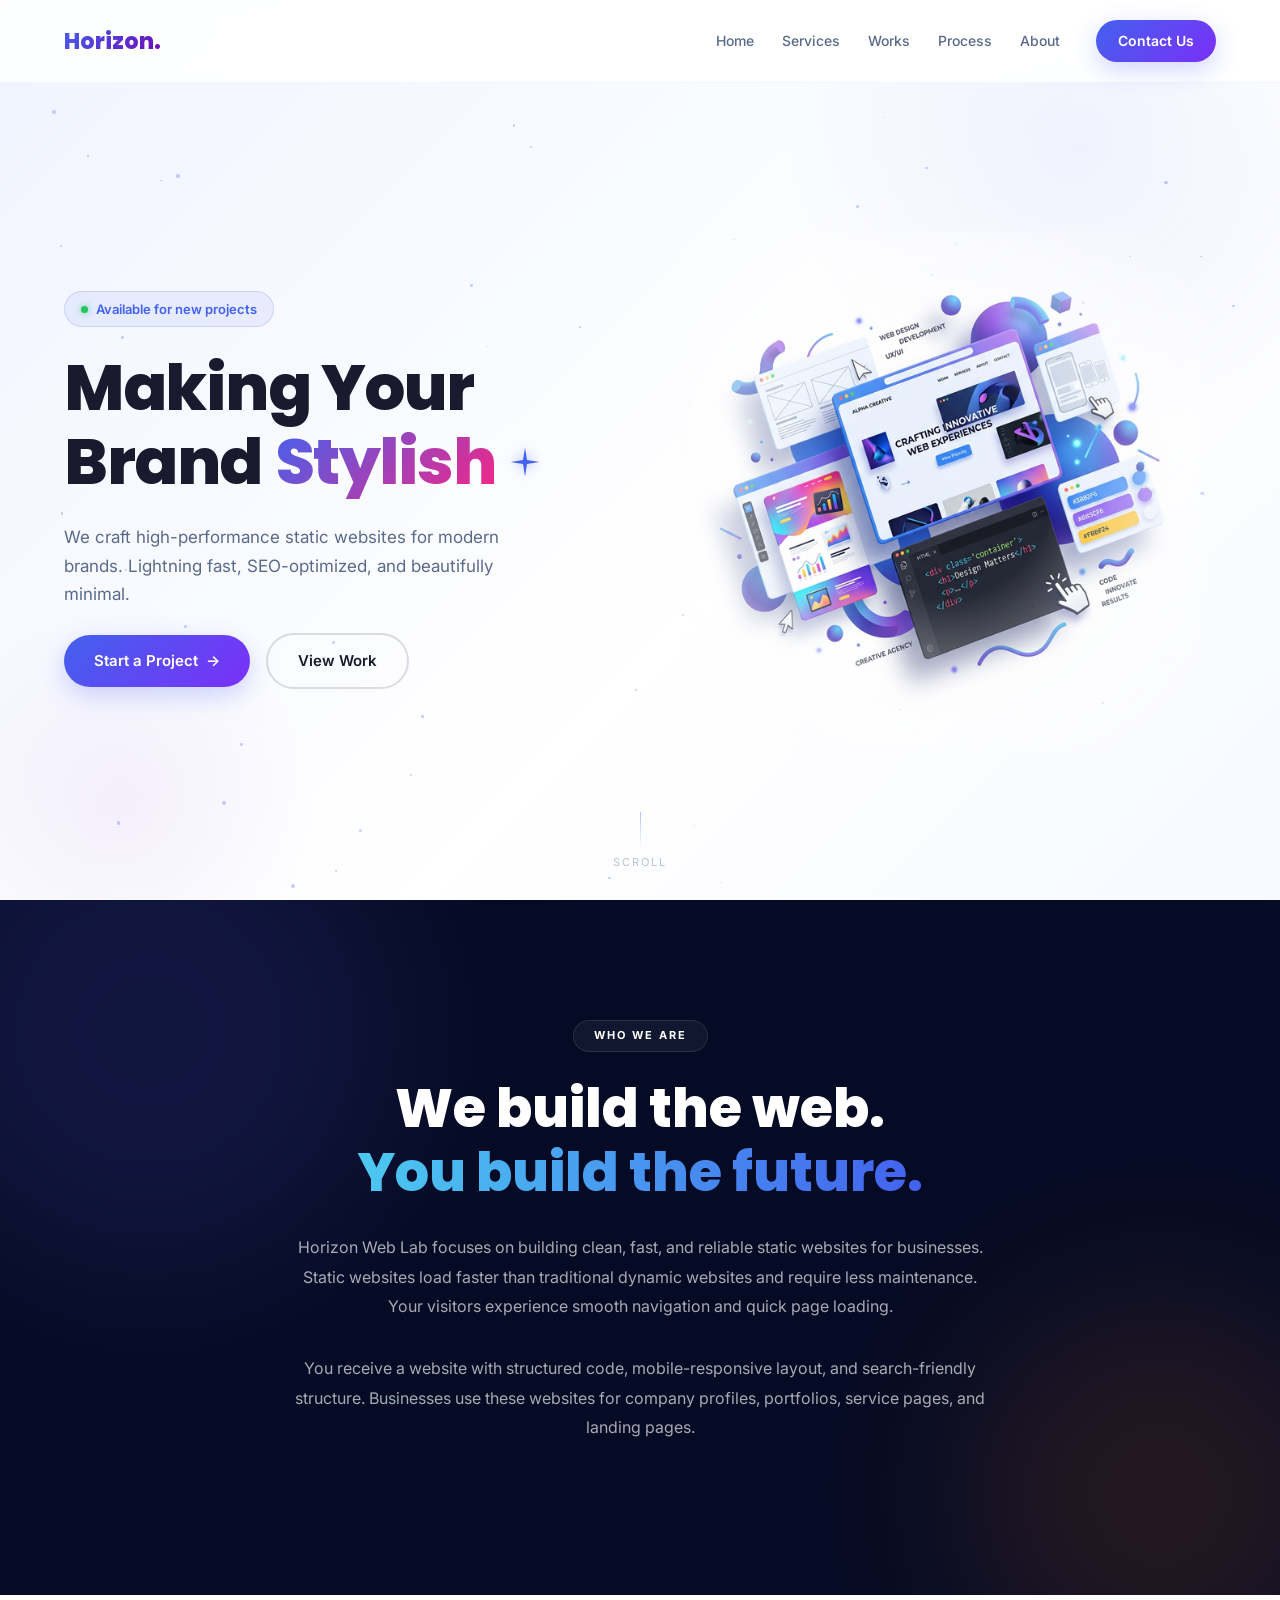
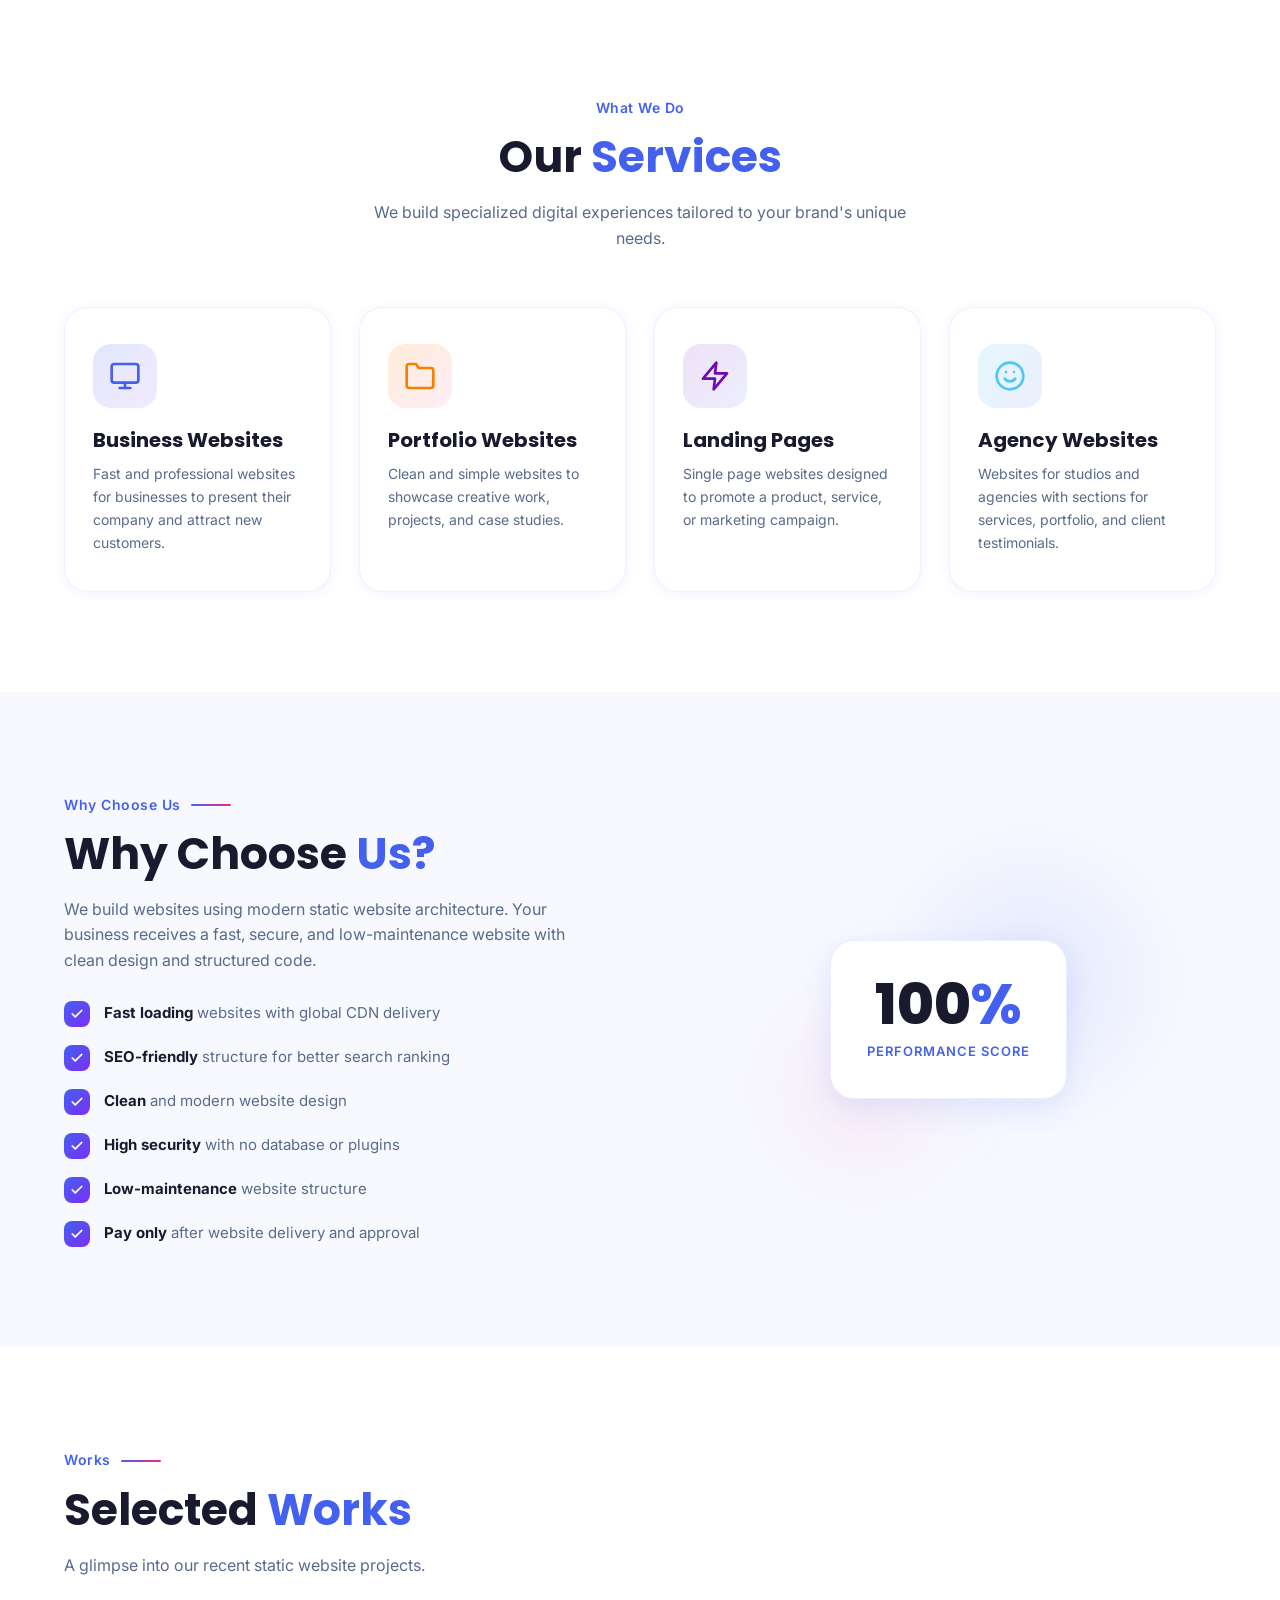
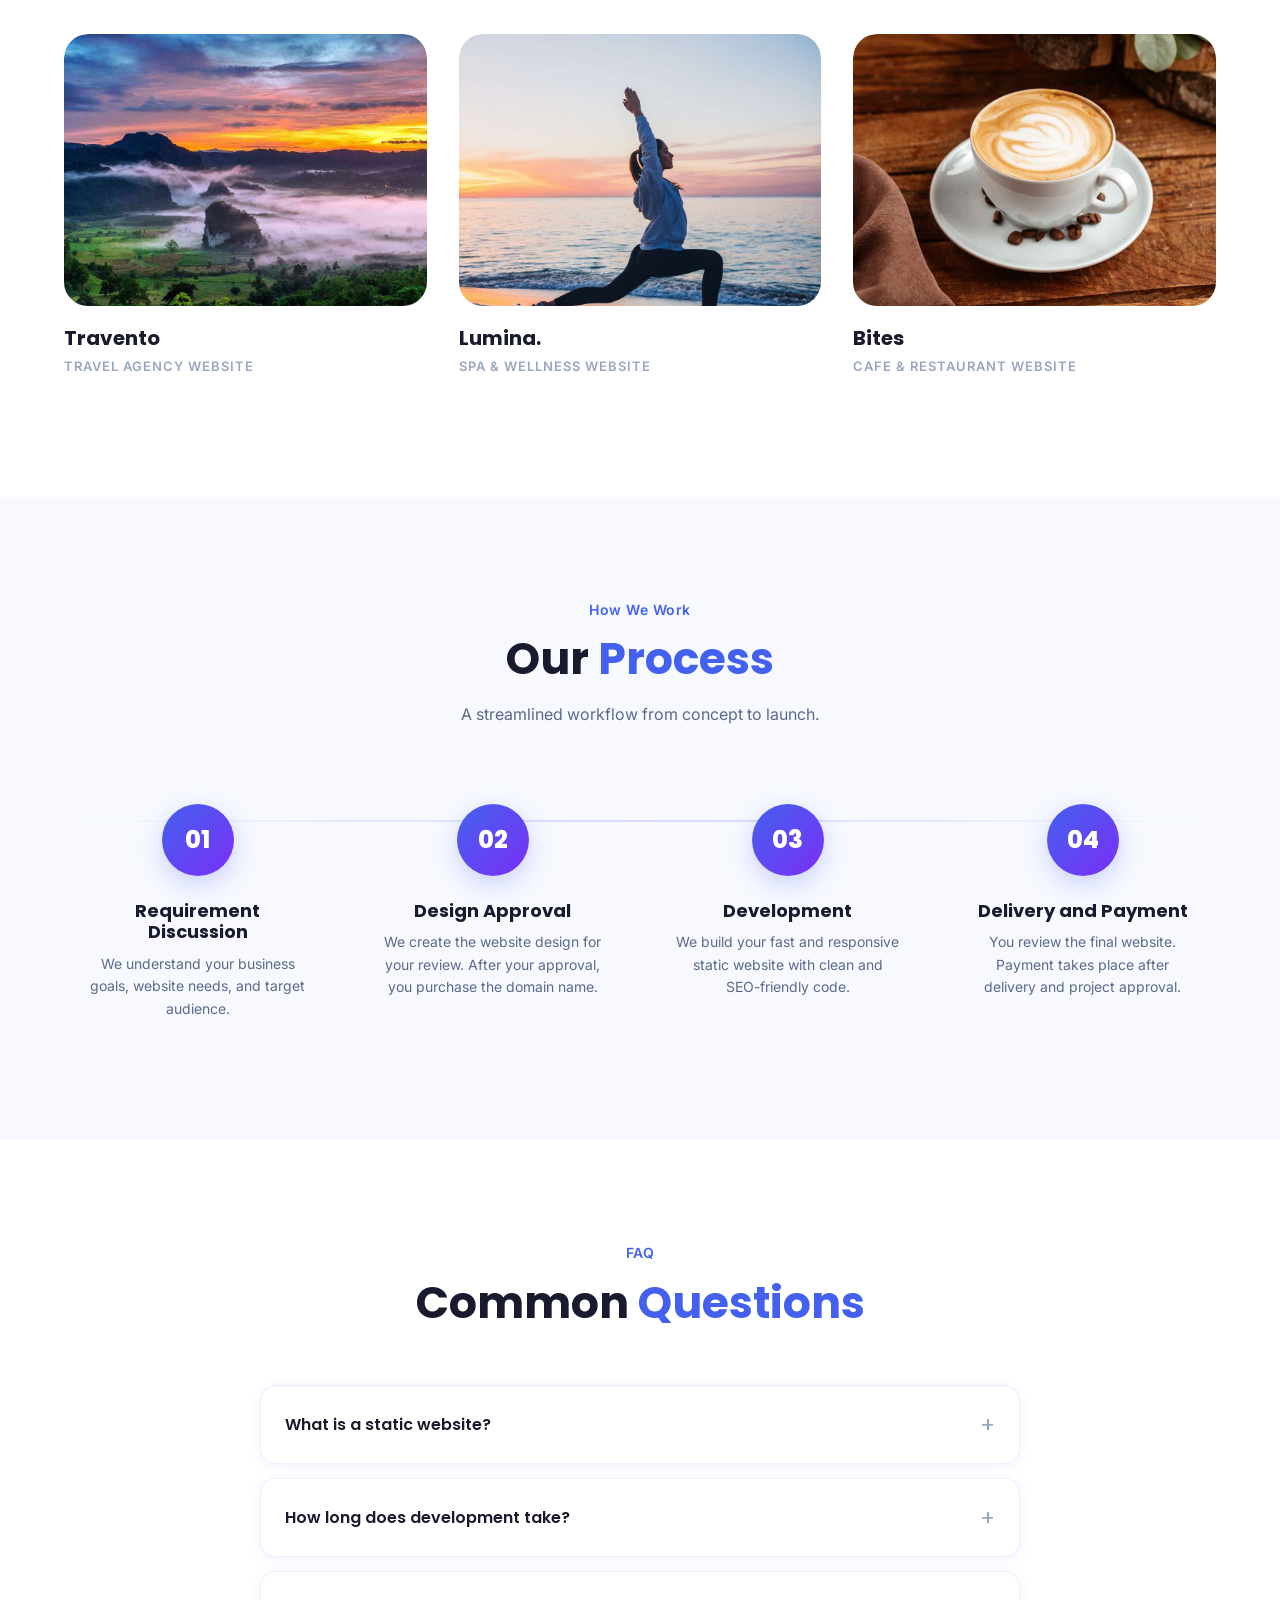
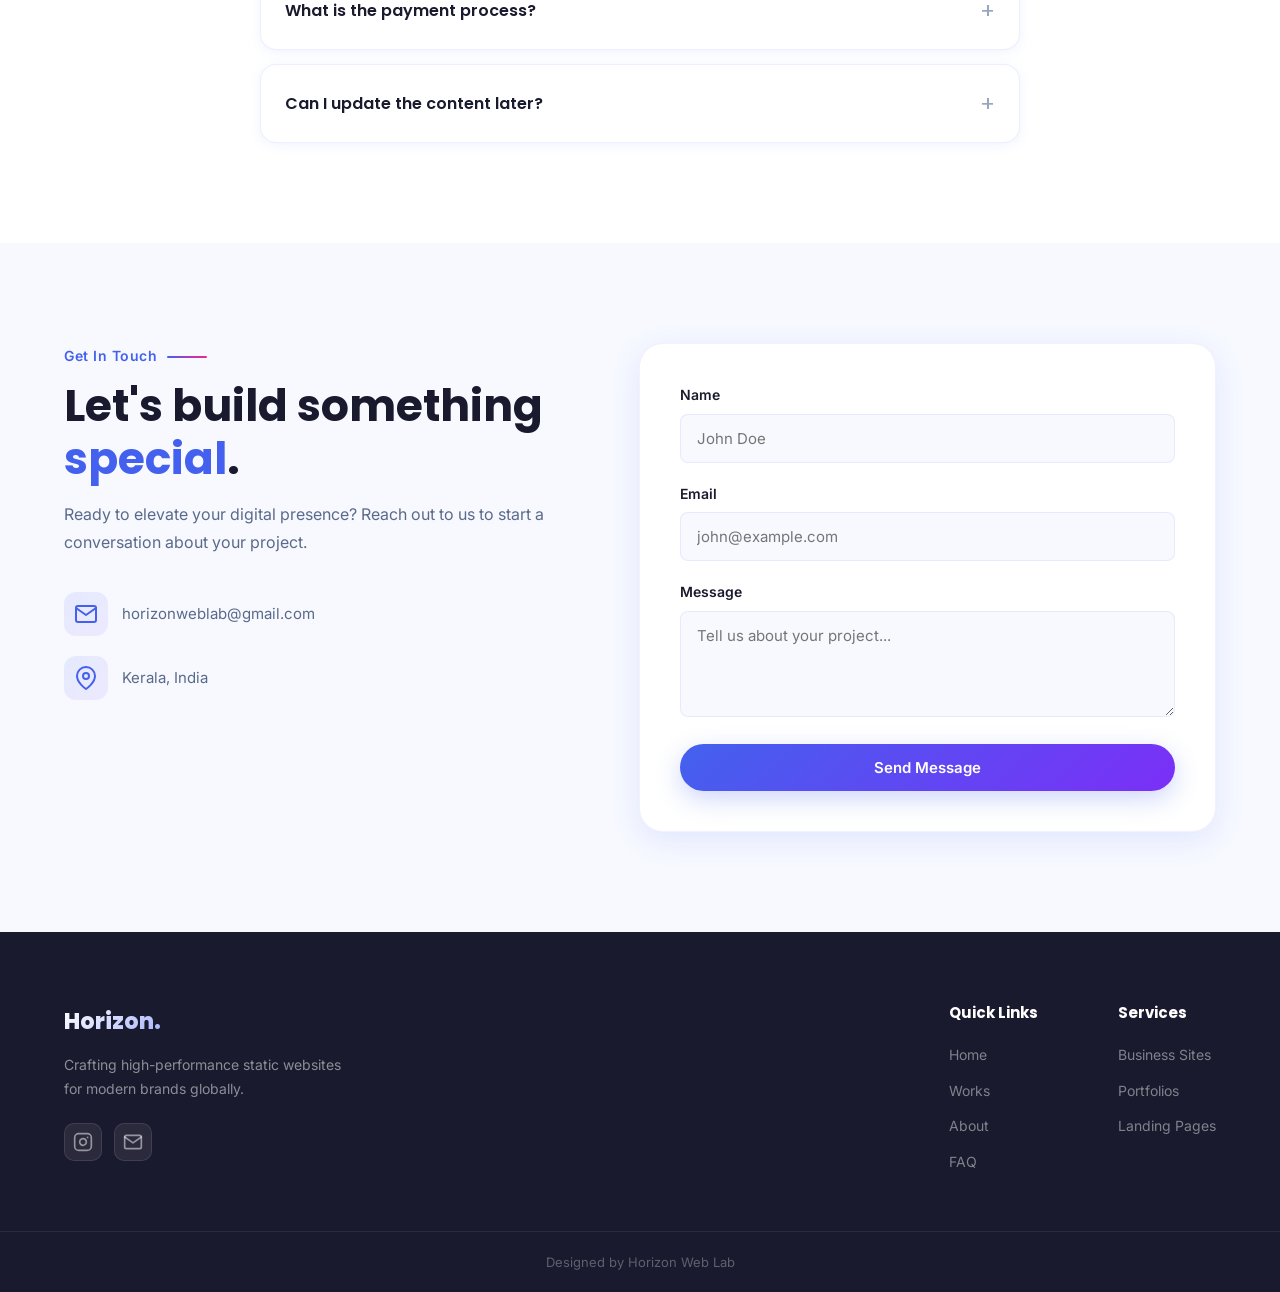
<file: index.html>
﻿<!DOCTYPE html>
<html lang="en">

<head>
    <meta charset="UTF-8">
    <meta name="viewport" content="width=device-width, initial-scale=1.0">
    <title>Horizon Web Lab | Static websites for modern brands</title>
    <meta name="description"
        content="Horizon Web Lab builds fast, SEO-friendly, clean and professional static websites for modern brands.">

    <!-- Google Fonts: Poppins (Headings) and Inter (Body) -->
    <link rel="preconnect" href="https://fonts.googleapis.com">
    <link rel="preconnect" href="https://fonts.gstatic.com" crossorigin>
    <link
        href="https://fonts.googleapis.com/css2?family=Inter:wght@400;500;600&family=Poppins:wght@500;600;700;800&display=swap"
        rel="stylesheet">

    <!-- Custom CSS -->
    <link rel="stylesheet" href="css/style.css">
</head>

<body>

    <!-- Header / Navbar -->
    <header class="header">
        <div class="container navbar">
            <a href="#" class="logo">Horizon.</a>
            <nav class="nav-menu">
                <ul class="nav-list">
                    <li><a href="#home" class="nav-link">Home</a></li>
                    <li><a href="#services" class="nav-link">Services</a></li>
                    <li><a href="#portfolio" class="nav-link">Works</a></li>
                    <li><a href="#process" class="nav-link">Process</a></li>
                    <li><a href="#about" class="nav-link">About</a></li>
                </ul>
                <a href="#contact" class="btn btn-primary nav-cta">Contact Us</a>
            </nav>
            <div class="menu-toggle" id="mobile-menu">
                <span class="bar"></span>
                <span class="bar"></span>
                <span class="bar"></span>
            </div>
        </div>
    </header>

    <main>
        <section id="home" class="hero">
            <div class="hero-particles" id="hero-particles"></div>

            <div class="container hero-container">
                <div class="hero-content">
                    <div class="hero-badge reveal reveal-up">
                        <span class="badge-dot"></span>
                        <span>Available for new projects</span>
                    </div>
                    <h1 class="hero-title reveal reveal-up delay-100">
                        Making Your
                        <span class="hero-title-line">
                            Brand
                            <span class="highlight-text">Stylish</span>
                            <svg class="title-sparkle" viewBox="0 0 40 40" fill="none"
                                xmlns="http://www.w3.org/2000/svg">
                                <path d="M20 2L22.5 17.5L38 20L22.5 22.5L20 38L17.5 22.5L2 20L17.5 17.5L20 2Z"
                                    fill="#4361ee" />
                            </svg>
                        </span>
                    </h1>
                    <p class="hero-subtitle reveal reveal-up delay-200">We craft high-performance static websites for
                        modern brands. Lightning
                        fast, SEO-optimized, and beautifully minimal.</p>
                    <div class="hero-cta-group reveal reveal-up delay-300">
                        <a href="#contact" class="btn btn-primary">Start a Project <span class="arrow">&rarr;</span></a>
                        <a href="#portfolio" class="btn btn-ghost">View Work</a>
                    </div>
                </div>


                <div class="hero-visual">
                    <div class="hero-image-wrapper">
                        <img src="assets/images/hero_blend.png" alt="Horizon Web Lab 3D Concept" class="hero-image">
                    </div>
                </div>

            </div>

            <div class="hero-scroll-cue">
                <div class="scroll-line"></div>
                <span>Scroll</span>
            </div>
        </section>


        <section id="about" class="about reveal reveal-up">
            <div class="about-bg-shape shape-a"></div>
            <div class="about-bg-shape shape-b"></div>
            <div class="container about-inner">
                <div class="about-label">Who We Are</div>
                <h2 class="about-title">We build the web.<br><span>You build the future.</span></h2>
                <p class="about-body">Horizon Web Lab focuses on building clean, fast, and reliable static websites for
                    businesses. Static websites load faster than traditional dynamic websites and require less
                    maintenance. Your visitors experience smooth navigation and quick page loading.</p>
                <p class="about-body">You receive a website with structured code, mobile-responsive layout, and
                    search-friendly structure. Businesses use these websites for company profiles, portfolios, service
                    pages, and landing pages.</p>
            </div>
        </section>





        <section id="services" class="services section-padding">
            <div class="container">
                <div class="section-header text-center">
                    <div class="section-label no-line">What We Do</div>
                    <h2 class="section-title">Our <span class="highlight-text">Services</span></h2>
                    <p class="section-subtitle">We build specialized digital experiences tailored to your brand's unique
                        needs.</p>
                </div>

                <div class="services-grid">
                    <!-- Service 1 -->
                    <div class="service-card reveal reveal-up reveal-slow">
                        <div class="service-icon icon-blue">
                            <svg xmlns="http://www.w3.org/2000/svg" width="32" height="32" viewBox="0 0 24 24"
                                fill="none" stroke="currentColor" stroke-width="2" stroke-linecap="round"
                                stroke-linejoin="round">
                                <rect x="2" y="3" width="20" height="14" rx="2" ry="2"></rect>
                                <line x1="8" y1="21" x2="16" y2="21"></line>
                                <line x1="12" y1="17" x2="12" y2="21"></line>
                            </svg>
                        </div>
                        <h3 class="service-title">Business Websites</h3>
                        <p class="service-desc">Fast and professional websites for businesses to present their company
                            and attract new customers.</p>
                    </div>

                    <!-- Service 2 -->
                    <div class="service-card reveal reveal-up reveal-slow delay-100">
                        <div class="service-icon icon-orange">
                            <svg xmlns="http://www.w3.org/2000/svg" width="32" height="32" viewBox="0 0 24 24"
                                fill="none" stroke="currentColor" stroke-width="2" stroke-linecap="round"
                                stroke-linejoin="round">
                                <path d="M22 19a2 2 0 0 1-2 2H4a2 2 0 0 1-2-2V5a2 2 0 0 1 2-2h5l2 3h9a2 2 0 0 1 2 2z">
                                </path>
                            </svg>
                        </div>
                        <h3 class="service-title">Portfolio Websites</h3>
                        <p class="service-desc">Clean and simple websites to showcase creative work, projects, and case
                            studies.</p>
                    </div>

                    <!-- Service 3 -->
                    <div class="service-card reveal reveal-up reveal-slow delay-200">
                        <div class="service-icon icon-purple">
                            <svg xmlns="http://www.w3.org/2000/svg" width="32" height="32" viewBox="0 0 24 24"
                                fill="none" stroke="currentColor" stroke-width="2" stroke-linecap="round"
                                stroke-linejoin="round">
                                <polygon points="13 2 3 14 12 14 11 22 21 10 12 10 13 2"></polygon>
                            </svg>
                        </div>
                        <h3 class="service-title">Landing Pages</h3>
                        <p class="service-desc">Single page websites designed to promote a product, service, or
                            marketing campaign.</p>
                    </div>

                    <!-- Service 4 -->
                    <div class="service-card reveal reveal-up reveal-slow delay-300">
                        <div class="service-icon icon-teal">
                            <svg xmlns="http://www.w3.org/2000/svg" width="32" height="32" viewBox="0 0 24 24"
                                fill="none" stroke="currentColor" stroke-width="2" stroke-linecap="round"
                                stroke-linejoin="round">
                                <circle cx="12" cy="12" r="10"></circle>
                                <path d="M8 14s1.5 2 4 2 4-2 4-2"></path>
                                <line x1="9" y1="9" x2="9.01" y2="9"></line>
                                <line x1="15" y1="9" x2="15.01" y2="9"></line>
                            </svg>
                        </div>
                        <h3 class="service-title">Agency Websites</h3>
                        <p class="service-desc">Websites for studios and agencies with sections for services, portfolio,
                            and client testimonials.</p>
                    </div>
                </div>
            </div>
        </section>


        <section id="why-us" class="why-us section-padding bg-alt">
            <div class="container why-us-container">
                <div class="why-us-content reveal reveal-left">
                    <div class="section-label">Why Choose Us</div>
                    <h2 class="section-title">Why Choose <span class="highlight-text">Us?</span></h2>
                    <p class="section-subtitle text-left">We build websites using modern static website architecture.
                        Your business receives a fast, secure, and low-maintenance website with clean design and
                        structured code.</p>

                    <ul class="benefits-list">
                        <li class="benefit-item reveal reveal-up delay-100">
                            <div class="check-icon"><svg xmlns="http://www.w3.org/2000/svg" width="14" height="14"
                                    viewBox="0 0 24 24" fill="none" stroke="white" stroke-width="3"
                                    stroke-linecap="round" stroke-linejoin="round">
                                    <polyline points="20 6 9 17 4 12"></polyline>
                                </svg></div>
                            <span><strong>Fast loading</strong> websites with global CDN delivery</span>
                        </li>
                        <li class="benefit-item reveal reveal-up delay-200">
                            <div class="check-icon"><svg xmlns="http://www.w3.org/2000/svg" width="14" height="14"
                                    viewBox="0 0 24 24" fill="none" stroke="white" stroke-width="3"
                                    stroke-linecap="round" stroke-linejoin="round">
                                    <polyline points="20 6 9 17 4 12"></polyline>
                                </svg></div>
                            <span><strong>SEO-friendly</strong> structure for better search ranking</span>
                        </li>
                        <li class="benefit-item reveal reveal-up delay-300">
                            <div class="check-icon"><svg xmlns="http://www.w3.org/2000/svg" width="14" height="14"
                                    viewBox="0 0 24 24" fill="none" stroke="white" stroke-width="3"
                                    stroke-linecap="round" stroke-linejoin="round">
                                    <polyline points="20 6 9 17 4 12"></polyline>
                                </svg></div>
                            <span><strong>Clean</strong> and modern website design</span>
                        </li>
                        <li class="benefit-item reveal reveal-up delay-400">
                            <div class="check-icon"><svg xmlns="http://www.w3.org/2000/svg" width="14" height="14"
                                    viewBox="0 0 24 24" fill="none" stroke="white" stroke-width="3"
                                    stroke-linecap="round" stroke-linejoin="round">
                                    <polyline points="20 6 9 17 4 12"></polyline>
                                </svg></div>
                            <span><strong>High security</strong> with no database or plugins</span>
                        </li>
                        <li class="benefit-item reveal reveal-up delay-500">
                            <div class="check-icon"><svg xmlns="http://www.w3.org/2000/svg" width="14" height="14"
                                    viewBox="0 0 24 24" fill="none" stroke="white" stroke-width="3"
                                    stroke-linecap="round" stroke-linejoin="round">
                                    <polyline points="20 6 9 17 4 12"></polyline>
                                </svg></div>
                            <span><strong>Low-maintenance</strong> website structure</span>
                        </li>
                        <li class="benefit-item reveal reveal-up delay-500">
                            <div class="check-icon"><svg xmlns="http://www.w3.org/2000/svg" width="14" height="14"
                                    viewBox="0 0 24 24" fill="none" stroke="white" stroke-width="3"
                                    stroke-linecap="round" stroke-linejoin="round">
                                    <polyline points="20 6 9 17 4 12"></polyline>
                                </svg></div>
                            <span><strong>Pay only</strong> after website delivery and approval</span>
                        </li>
                    </ul>
                </div>
                <div class="why-us-visual reveal reveal-right">
                    <div class="abstract-shape shape-1"></div>
                    <div class="abstract-shape shape-2"></div>
                    <div class="stats-card reveal reveal-zoom">
                        <div class="stat-number">100<span class="highlight-text">%</span></div>
                        <div class="stat-label">Performance Score</div>
                    </div>
                </div>
            </div>
        </section>


        <section id="portfolio" class="portfolio section-padding">
            <div class="container">
                <div class="section-header">
                    <div class="section-label">Works</div>
                    <h2 class="section-title">Selected <span class="highlight-text">Works</span></h2>
                    <p class="section-subtitle">A glimpse into our recent static website projects.</p>
                </div>

                <div class="portfolio-grid">
                    <div class="portfolio-card reveal reveal-zoom">
                        <div class="portfolio-image">
                            <img src="assets/images/travel.jpg" alt="Travento Travel Agency Website">
                            <div class="portfolio-overlay">
                                <a href="https://horizonweblab.github.io/TravelAgency/" target="_blank" rel="noopener"
                                    class="view-btn"><svg xmlns="http://www.w3.org/2000/svg" width="24" height="24"
                                        viewBox="0 0 24 24" fill="none" stroke="currentColor" stroke-width="2"
                                        stroke-linecap="round" stroke-linejoin="round">
                                        <line x1="7" y1="17" x2="17" y2="7"></line>
                                        <polyline points="7 7 17 7 17 17"></polyline>
                                    </svg></a>
                            </div>
                        </div>
                        <div class="portfolio-info">
                            <h3 class="portfolio-title">Travento</h3>
                            <p class="portfolio-category">Travel Agency Website</p>
                        </div>
                    </div>

                    <div class="portfolio-card reveal reveal-zoom delay-100">
                        <div class="portfolio-image">
                            <img src="assets/images/spa.jpg" alt="Lumina Spa Website">
                            <div class="portfolio-overlay">
                                <a href="https://horizonweblab.github.io/Spa/" target="_blank" rel="noopener"
                                    class="view-btn"><svg xmlns="http://www.w3.org/2000/svg" width="24" height="24"
                                        viewBox="0 0 24 24" fill="none" stroke="currentColor" stroke-width="2"
                                        stroke-linecap="round" stroke-linejoin="round">
                                        <line x1="7" y1="17" x2="17" y2="7"></line>
                                        <polyline points="7 7 17 7 17 17"></polyline>
                                    </svg></a>
                            </div>
                        </div>
                        <div class="portfolio-info">
                            <h3 class="portfolio-title">Lumina.</h3>
                            <p class="portfolio-category">Spa & Wellness Website</p>
                        </div>
                    </div>

                    <div class="portfolio-card reveal reveal-zoom delay-200">
                        <div class="portfolio-image">
                            <img src="assets/images/coffee.jpg" alt="Bites Cafe Website">
                            <div class="portfolio-overlay">
                                <a href="https://horizonweblab.github.io/Cafe/" target="_blank" rel="noopener"
                                    class="view-btn"><svg xmlns="http://www.w3.org/2000/svg" width="24" height="24"
                                        viewBox="0 0 24 24" fill="none" stroke="currentColor" stroke-width="2"
                                        stroke-linecap="round" stroke-linejoin="round">
                                        <line x1="7" y1="17" x2="17" y2="7"></line>
                                        <polyline points="7 7 17 7 17 17"></polyline>
                                    </svg></a>
                            </div>
                        </div>
                        <div class="portfolio-info">
                            <h3 class="portfolio-title">Bites</h3>
                            <p class="portfolio-category">Cafe & Restaurant Website</p>
                        </div>
                    </div>
                </div>
            </div>
        </section>


        <section id="process" class="process section-padding bg-alt">
            <div class="container">
                <div class="section-header text-center">
                    <div class="section-label no-line">How We Work</div>
                    <h2 class="section-title">Our <span class="highlight-text">Process</span></h2>
                    <p class="section-subtitle">A streamlined workflow from concept to launch.</p>
                </div>

                <div class="process-grid">
                    <div class="process-card reveal reveal-up">
                        <div class="process-number">01</div>
                        <div class="process-content">
                            <h3 class="process-title">Requirement Discussion</h3>
                            <p class="process-desc">We understand your business goals, website needs, and target
                                audience.</p>
                        </div>
                    </div>

                    <div class="process-card reveal reveal-up delay-100">
                        <div class="process-number">02</div>
                        <div class="process-content">
                            <h3 class="process-title">Design Approval</h3>
                            <p class="process-desc">We create the website design for your review. After your approval,
                                you purchase the domain name.</p>
                        </div>
                    </div>

                    <div class="process-card reveal reveal-up delay-200">
                        <div class="process-number">03</div>
                        <div class="process-content">
                            <h3 class="process-title">Development</h3>
                            <p class="process-desc">We build your fast and responsive static website with clean and
                                SEO-friendly code.</p>
                        </div>
                    </div>

                    <div class="process-card reveal reveal-up delay-300">
                        <div class="process-number">04</div>
                        <div class="process-content">
                            <h3 class="process-title">Delivery and Payment</h3>
                            <p class="process-desc">You review the final website. Payment takes place after delivery and
                                project approval.</p>
                        </div>
                    </div>
                </div>
            </div>
        </section>


        <section id="faq" class="faq section-padding">
            <div class="container">
                <div class="section-header text-center reveal reveal-up">
                    <div class="section-label no-line">FAQ</div>
                    <h2 class="section-title">Common <span class="highlight-text">Questions</span></h2>
                </div>

                <div class="faq-accordion">
                    <div class="faq-item reveal reveal-up">
                        <button class="faq-question">What is a static website? <span class="faq-icon">+</span></button>
                        <div class="faq-answer">
                            <p>A static website uses fixed pages built with HTML, CSS, and JavaScript. The website loads
                                faster, offers better security, and requires low maintenance because no database or
                                server processing runs in the background.</p>
                        </div>
                    </div>
                    <div class="faq-item reveal reveal-up delay-100">
                        <button class="faq-question">How long does development take? <span
                                class="faq-icon">+</span></button>
                        <div class="faq-answer">
                            <p>Development requires around 2 to 3 days after the design receives approval from you.</p>
                        </div>
                    </div>
                    <div class="faq-item reveal reveal-up delay-200">
                        <button class="faq-question">What is the payment process? <span
                                class="faq-icon">+</span></button>
                        <div class="faq-answer">
                            <p>You review the website design first. After design approval, you purchase the domain name.
                                We develop the website and deliver the final version. Payment takes place after the
                                website delivery and your approval.</p>
                        </div>
                    </div>
                    <div class="faq-item reveal reveal-up delay-300">
                        <button class="faq-question">Can I update the content later? <span
                                class="faq-icon">+</span></button>
                        <div class="faq-answer">
                            <p>Yes. Website content such as text, images, or sections can be updated later. You send the
                                new content and we update the website for you.</p>
                        </div>
                    </div>
                </div>
            </div>
        </section>


        <section id="contact" class="contact section-padding bg-alt">
            <div class="container contact-container">
                <div class="contact-info reveal reveal-left">
                    <div class="section-label">Get In Touch</div>
                    <h2 class="section-title">Let's build something <span class="highlight-text">special</span>.</h2>
                    <p class="contact-desc">Ready to elevate your digital presence? Reach out to us to start a
                        conversation about your project.</p>

                    <div class="contact-methods">
                        <div class="method reveal reveal-up delay-100">
                            <div class="method-icon"><svg xmlns="http://www.w3.org/2000/svg" width="24" height="24"
                                    viewBox="0 0 24 24" fill="none" stroke="currentColor" stroke-width="2"
                                    stroke-linecap="round" stroke-linejoin="round">
                                    <path
                                        d="M4 4h16c1.1 0 2 .9 2 2v12c0 1.1-.9 2-2 2H4c-1.1 0-2-.9-2-2V6c0-1.1.9-2 2-2z">
                                    </path>
                                    <polyline points="22,6 12,13 2,6"></polyline>
                                </svg></div>
                            <span>horizonweblab@gmail.com</span>
                        </div>
                        <div class="method reveal reveal-up delay-200">
                            <div class="method-icon"><svg xmlns="http://www.w3.org/2000/svg" width="24" height="24"
                                    viewBox="0 0 24 24" fill="none" stroke="currentColor" stroke-width="2"
                                    stroke-linecap="round" stroke-linejoin="round">
                                    <path d="M21 10c0 7-9 13-9 13s-9-6-9-13a9 9 0 0 1 18 0z"></path>
                                    <circle cx="12" cy="10" r="3"></circle>
                                </svg></div>
                            <span>Kerala, India</span>
                        </div>
                    </div>
                </div>

                <!-- Hidden iframe to handle Google Form submission without redirecting -->
                <iframe name="hidden_iframe" id="hidden_iframe" style="display:none;" onload="if(typeof formSubmitted !== 'undefined' && formSubmitted) { 
                        document.querySelector('.contact-form').style.display = 'none';
                        document.getElementById('contact-success').style.display = 'block';
                    }"></iframe>

                <div id="contact-success" class="success-message">
                    <div class="success-icon">
                        <svg xmlns="http://www.w3.org/2000/svg" width="32" height="32" viewBox="0 0 24 24" fill="none"
                            stroke="currentColor" stroke-width="3" stroke-linecap="round" stroke-linejoin="round">
                            <polyline points="20 6 9 17 4 12"></polyline>
                        </svg>
                    </div>
                    <h3>Message Sent!</h3>
                    <p>Thank you for reaching out. We've received your inquiry and will get back to you within 24 hours.
                    </p>
                    <button class="btn btn-outline" onclick="location.reload();">Send Another Message</button>
                </div>

                <form class="contact-form reveal reveal-right"
                    action="https://docs.google.com/forms/u/0/d/e/1FAIpQLSf6PA38qTHlgNSKMhkz1FuHl2383b-eA_d4jo4KYn2NYbaUlg/formResponse"
                    method="POST" target="hidden_iframe" onsubmit="formSubmitted=true;">
                    <div class="form-group reveal reveal-up delay-100">
                        <label for="name">Name</label>
                        <input type="text" id="name" name="entry.1143487988" placeholder="John Doe" required>
                    </div>
                    <div class="form-group reveal reveal-up delay-200">
                        <label for="email">Email</label>
                        <input type="email" id="email" name="entry.2135308481" placeholder="john@example.com" required>
                    </div>
                    <div class="form-group reveal reveal-up delay-300">
                        <label for="message">Message</label>
                        <textarea id="message" name="entry.784000574" rows="4"
                            placeholder="Tell us about your project..." required></textarea>
                    </div>
                    <button type="submit" class="btn btn-primary reveal reveal-up delay-400">Send Message</button>
                </form>
            </div>
        </section>
    </main>


    <footer class="footer">
        <div class="container footer-container">
            <div class="footer-brand">
                <a href="#" class="logo">Horizon.</a>
                <p class="footer-desc">Crafting high-performance static websites for modern brands globally.</p>
                <div class="social-links">
                    <a href="https://www.instagram.com/horizonweblab/" target="_blank" rel="noopener"
                        class="social-link"><svg xmlns="http://www.w3.org/2000/svg" width="20" height="20"
                            viewBox="0 0 24 24" fill="none" stroke="currentColor" stroke-width="2"
                            stroke-linecap="round" stroke-linejoin="round">
                            <rect x="2" y="2" width="20" height="20" rx="5" ry="5"></rect>
                            <path d="M16 11.37A4 4 0 1 1 12.63 8 4 4 0 0 1 16 11.37z"></path>
                            <line x1="17.5" y1="6.5" x2="17.51" y2="6.5"></line>
                        </svg></a>
                    <a href="mailto:horizonweblab@gmail.com" class="social-link"><svg xmlns="http://www.w3.org/2000/svg"
                            width="20" height="20" viewBox="0 0 24 24" fill="none" stroke="currentColor"
                            stroke-width="2" stroke-linecap="round" stroke-linejoin="round">
                            <path d="M4 4h16c1.1 0 2 .9 2 2v12c0 1.1-.9 2-2 2H4c-1.1 0-2-.9-2-2V6c0-1.1.9-2 2-2z">
                            </path>
                            <polyline points="22,6 12,13 2,6"></polyline>
                        </svg></a>
                </div>
            </div>

            <div class="footer-links-group">
                <div class="footer-links">
                    <h4>Quick Links</h4>
                    <ul>
                        <li><a href="#home">Home</a></li>
                        <li><a href="#portfolio">Works</a></li>
                        <li><a href="#about">About</a></li>
                        <li><a href="#faq">FAQ</a></li>
                    </ul>
                </div>
                <div class="footer-links">
                    <h4>Services</h4>
                    <ul>
                        <li><a href="#">Business Sites</a></li>
                        <li><a href="#">Portfolios</a></li>
                        <li><a href="#">Landing Pages</a></li>
                    </ul>
                </div>
            </div>
        </div>
        <div class="footer-bottom">
            <div class="container text-center">
                <p>Designed by Horizon Web Lab</p>
            </div>
        </div>
    </footer>

    <!-- Custom JS -->
    <script src="js/script.js"></script>
</body>

</html>
</file>
<file: css/style.css>
/* ==========================================================================
   CSS Variables – Light Colorful Theme
   ========================================================================== */
:root {
    --bg-main: #ffffff;
    --bg-alt: #f7f9ff;
    --bg-card: #ffffff;
    --bg-gradient: linear-gradient(135deg, #f0f4ff 0%, #ffffff 60%, #f7f9ff 100%);

    --text-primary: #1a1a2e;
    --text-secondary: #5a6a8a;
    --text-muted: #9aa5bf;

    --accent-primary: #4361ee;
    --accent-hover: #3451d1;
    --accent-glow: rgba(67, 97, 238, 0.25);

    --accent-orange: #f77f00;
    --accent-coral: #f72585;
    --accent-purple: #7209b7;
    --accent-teal: #4cc9f0;

    --border-color: rgba(67, 97, 238, 0.1);
    --shadow-sm: 0 2px 12px rgba(67, 97, 238, 0.08);
    --shadow-md: 0 8px 30px rgba(67, 97, 238, 0.12);
    --shadow-lg: 0 20px 60px rgba(67, 97, 238, 0.15);

    --font-heading: 'Poppins', sans-serif;
    --font-body: 'Inter', sans-serif;

    --container-width: 1200px;
    --section-padding: 100px 0;

    --transition-fast: 0.2s ease-in-out;
    --transition-normal: 0.3s cubic-bezier(0.4, 0, 0.2, 1);
    --transition-slow: 0.5s cubic-bezier(0.4, 0, 0.2, 1);

    --radius-sm: 8px;
    --radius-md: 16px;
    --radius-lg: 24px;
    --radius-xl: 40px;
}

/* ==========================================================================
   Reset & Base
   ========================================================================== */
*,
*::before,
*::after {
    box-sizing: border-box;
    margin: 0;
    padding: 0;
}

html {
    scroll-behavior: smooth;
}

body {
    font-family: var(--font-body);
    background-color: var(--bg-main);
    color: var(--text-primary);
    line-height: 1.6;
    font-size: 16px;
    overflow-x: hidden;
}

h1,
h2,
h3,
h4,
h5,
h6 {
    font-family: var(--font-heading);
    color: var(--text-primary);
    line-height: 1.2;
    font-weight: 700;
}

a {
    text-decoration: none;
    color: inherit;
    transition: color var(--transition-fast);
}

ul {
    list-style: none;
}

img {
    max-width: 100%;
    height: auto;
    display: block;
}

/* ==========================================================================
   Utilities
   ========================================================================== */
.container {
    max-width: var(--container-width);
    margin: 0 auto;
    padding: 0 24px;
}

.section-padding {
    padding: var(--section-padding);
}

.bg-alt {
    background-color: var(--bg-alt);
}

/* Gradient label above headings */
.section-label {
    display: inline-flex;
    align-items: center;
    gap: 10px;
    color: var(--accent-primary);
    font-size: 14px;
    font-weight: 600;
    letter-spacing: 0.5px;
    margin-bottom: 12px;
}

.section-label::after {
    content: '';
    display: block;
    width: 40px;
    height: 2px;
    background: linear-gradient(90deg, var(--accent-primary), var(--accent-coral));
    border-radius: 2px;
}

.section-label.no-line::after {
    display: none;
}

.section-title {
    font-size: clamp(28px, 3.5vw, 44px);
    margin-bottom: 16px;
    color: var(--text-primary);
}

.section-subtitle {
    color: var(--text-secondary);
    font-size: 16px;
    max-width: 560px;
}

.section-header {
    margin-bottom: 56px;
}

.section-header.text-center {
    text-align: center;
}

.section-header.text-center .section-subtitle {
    margin: 0 auto;
}

.section-header.text-center .section-label {
    margin: 0 auto 12px;
}

.highlight-text {
    color: var(--accent-primary);
}

/* ==========================================================================
   Buttons
   ========================================================================== */
.btn {
    display: inline-flex;
    align-items: center;
    justify-content: center;
    padding: 14px 30px;
    font-family: var(--font-body);
    font-weight: 600;
    font-size: 15px;
    border-radius: var(--radius-xl);
    cursor: pointer;
    transition: all var(--transition-normal);
    border: none;
}

.btn-primary {
    background: linear-gradient(135deg, var(--accent-primary), #7b2ff7);
    color: #fff;
    box-shadow: 0 8px 24px var(--accent-glow);
}

.btn-primary:hover {
    transform: translateY(-3px);
    box-shadow: 0 12px 32px var(--accent-glow);
}

.btn-secondary {
    background: transparent;
    color: var(--text-primary);
    border: 2px solid var(--border-color);
}

.btn-secondary:hover {
    border-color: var(--accent-primary);
    color: var(--accent-primary);
}

.btn-outline {
    background: transparent;
    color: var(--accent-primary);
    border: 2px solid var(--accent-primary);
    border-radius: var(--radius-xl);
}

.btn-outline:hover {
    background: var(--accent-primary);
    color: #fff;
}

.btn .arrow {
    margin-left: 8px;
    transition: transform var(--transition-fast);
}

.btn:hover .arrow {
    transform: translateX(4px);
}

/* ==========================================================================
   Header / Navbar
   ========================================================================== */
.header {
    position: fixed;
    top: 0;
    left: 0;
    width: 100%;
    padding: 20px 0;
    z-index: 1000;
    background-color: rgba(255, 255, 255, 0.92);
    backdrop-filter: blur(16px);
    -webkit-backdrop-filter: blur(16px);
    border-bottom: 1px solid rgba(67, 97, 238, 0.07);
    transition: padding var(--transition-normal), box-shadow var(--transition-normal);
}

.header.scrolled {
    padding: 14px 0;
    box-shadow: var(--shadow-sm);
}

.navbar {
    display: flex;
    justify-content: space-between;
    align-items: center;
}

.logo {
    font-family: var(--font-heading);
    font-size: 22px;
    font-weight: 800;
    background: linear-gradient(135deg, var(--accent-primary), var(--accent-purple));
    -webkit-background-clip: text;
    -webkit-text-fill-color: transparent;
    background-clip: text;
}

.nav-menu {
    display: flex;
    align-items: center;
    gap: 36px;
}

.nav-list {
    display: flex;
    gap: 28px;
}

.nav-link {
    font-size: 14px;
    font-weight: 500;
    color: var(--text-secondary);
    position: relative;
    padding: 6px 0;
}

.nav-link::after {
    content: '';
    position: absolute;
    bottom: 0;
    left: 0;
    width: 0;
    height: 2px;
    background: linear-gradient(90deg, var(--accent-primary), var(--accent-coral));
    transition: width var(--transition-normal);
}

.nav-link:hover {
    color: var(--accent-primary);
}

.nav-link:hover::after {
    width: 100%;
}

.nav-cta {
    padding: 10px 22px;
    font-size: 14px;
}

.menu-toggle {
    display: none;
    flex-direction: column;
    gap: 5px;
    cursor: pointer;
    z-index: 1001;
}

.menu-toggle .bar {
    width: 24px;
    height: 2px;
    background-color: var(--text-primary);
    transition: all var(--transition-normal);
    border-radius: 2px;
}

/* ==========================================================================
   Hero Section
   ========================================================================== */
.hero {
    min-height: 100vh;
    display: flex;
    align-items: center;
    background: var(--bg-gradient);
    position: relative;
    overflow: hidden;
    padding-top: 80px;
}

/* Decorative background blobs */
.hero::before {
    content: '';
    position: absolute;
    width: 600px;
    height: 600px;
    border-radius: 50%;
    background: radial-gradient(circle, rgba(67, 97, 238, 0.08), transparent 70%);
    top: -150px;
    right: -100px;
    pointer-events: none;
}

.hero::after {
    content: '';
    position: absolute;
    width: 400px;
    height: 400px;
    border-radius: 50%;
    background: radial-gradient(circle, rgba(114, 9, 183, 0.05), transparent 70%);
    bottom: -100px;
    left: -80px;
    pointer-events: none;
}

/* Particle dots (generated by JS) */
.hero-particles {
    position: absolute;
    inset: 0;
    z-index: 0;
    pointer-events: none;
}

.particle {
    position: absolute;
    border-radius: 50%;
    background: rgba(67, 97, 238, 0.3);
    animation: twinkle 4s ease-in-out infinite;
}

@keyframes twinkle {

    0%,
    100% {
        opacity: 0.2;
        transform: scale(1);
    }

    50% {
        opacity: 0.7;
        transform: scale(1.5);
    }
}

.hero-container {
    display: grid;
    grid-template-columns: 1fr 1fr;
    align-items: center;
    gap: 60px;
    width: 100%;
    position: relative;
    z-index: 2;
}

.hero-content {
    display: flex;
    flex-direction: column;
    gap: 24px;
}

.hero-badge {
    display: inline-flex;
    align-items: center;
    gap: 8px;
    background-color: rgba(67, 97, 238, 0.08);
    border: 1.5px solid rgba(67, 97, 238, 0.18);
    color: var(--accent-primary);
    padding: 7px 16px;
    border-radius: 100px;
    font-size: 13px;
    font-weight: 600;
    width: fit-content;
}

.badge-dot {
    width: 7px;
    height: 7px;
    border-radius: 50%;
    background-color: #22c55e;
    box-shadow: 0 0 6px rgba(34, 197, 94, 0.7);
    animation: blink 2s ease-in-out infinite;
}

@keyframes blink {

    0%,
    100% {
        opacity: 1;
    }

    50% {
        opacity: 0.3;
    }
}

.hero-title {
    font-size: clamp(38px, 5vw, 64px);
    letter-spacing: -1.5px;
    line-height: 1.15;
    font-weight: 800;
    color: var(--text-primary);
    margin: 0;
}

.hero-title-line {
    display: flex;
    align-items: center;
    gap: 14px;
    flex-wrap: wrap;
}

.hero-title .highlight-text {
    background: linear-gradient(135deg, var(--accent-primary), var(--accent-coral));
    -webkit-background-clip: text;
    -webkit-text-fill-color: transparent;
    background-clip: text;
    position: relative;
}

.title-sparkle {
    width: 32px;
    height: 32px;
    flex-shrink: 0;
    animation: spin-slow 8s linear infinite;
    filter: drop-shadow(0 0 6px rgba(67, 97, 238, 0.5));
}

@keyframes spin-slow {
    from {
        transform: rotate(0deg);
    }

    to {
        transform: rotate(360deg);
    }
}

.hero-subtitle {
    font-size: 17px;
    color: var(--text-secondary);
    line-height: 1.7;
    max-width: 480px;
    margin: 0;
}

.hero-cta-group {
    display: flex;
    gap: 16px;
    align-items: center;
}

.btn-ghost {
    background: transparent;
    color: var(--text-primary);
    border: 2px solid rgba(27, 27, 50, 0.15);
    border-radius: var(--radius-xl);
    font-weight: 600;
    transition: all var(--transition-normal);
}

.btn-ghost:hover {
    border-color: var(--accent-primary);
    color: var(--accent-primary);
}

/* Right visual with 3D Float Effect */
.hero-visual {
    position: relative;
    display: flex;
    align-items: center;
    justify-content: center;
    min-height: 480px;
    perspective: 1000px;
}

.hero-image-wrapper {
    position: relative;
    z-index: 1;
    width: 95%;
    max-width: 540px;
    animation: float3D 6s ease-in-out infinite;
    transform-style: preserve-3d;
    transition: transform 0.1s ease-out;
    /* Smooth JS tilt */
}

.hero-section:hover .hero-image-wrapper {
    animation-play-state: paused;
}

.hero-image {
    width: 100%;
    display: block;
    /* Soft blending with the background */
    mix-blend-mode: multiply;
    -webkit-mask-image: radial-gradient(ellipse 70% 70% at 50% 50%, black 30%, transparent 95%);
    mask-image: radial-gradient(ellipse 70% 70% at 50% 50%, black 30%, transparent 95%);
    filter: drop-shadow(0 30px 60px rgba(67, 97, 238, 0.2));
    transition: filter var(--transition-normal);
}

.hero-image-wrapper:hover .hero-image {
    filter: drop-shadow(0 40px 80px rgba(67, 97, 238, 0.3));
}

@keyframes float3D {

    0%,
    100% {
        transform: translateY(0) rotateX(0) rotateY(0);
    }

    33% {
        transform: translateY(-15px) rotateX(2deg) rotateY(2deg);
    }

    66% {
        transform: translateY(-5px) rotateX(-1deg) rotateY(-2deg);
    }
}



/* Scroll cue */
.hero-scroll-cue {
    position: absolute;
    bottom: 28px;
    left: 50%;
    transform: translateX(-50%);
    display: flex;
    flex-direction: column;
    align-items: center;
    gap: 6px;
    z-index: 2;
    opacity: 0.4;
    font-size: 11px;
    letter-spacing: 2px;
    text-transform: uppercase;
    color: var(--text-secondary);
    animation: scroll-bounce 2s ease-in-out infinite;
}

.scroll-line {
    width: 1px;
    height: 36px;
    background: linear-gradient(to bottom, var(--accent-primary), transparent);
}

@keyframes scroll-bounce {

    0%,
    100% {
        transform: translateX(-50%) translateY(0);
    }

    50% {
        transform: translateX(-50%) translateY(6px);
    }
}

/* Scroll Reveal Animations */
.reveal {
    opacity: 0;
    transition: all 0.8s cubic-bezier(0.4, 0, 0.2, 1);
    pointer-events: none;
}

.reveal.active {
    opacity: 1;
    pointer-events: all;
}

/* Fade Up (Default) */
.reveal-up {
    transform: translateY(40px);
}

.reveal-up.active {
    transform: translateY(0);
}

/* Fade Left */
.reveal-left {
    transform: translateX(-40px);
}

.reveal-left.active {
    transform: translateX(0);
}

/* Fade Right */
.reveal-right {
    transform: translateX(40px);
}

.reveal-right.active {
    transform: translateX(0);
}

/* Zoom In */
.reveal-zoom {
    transform: scale(0.95);
}

.reveal-zoom.active {
    transform: scale(1);
}

/* Sequential Delays */
.delay-100 {
    transition-delay: 0.1s;
}

.delay-200 {
    transition-delay: 0.2s;
}

.delay-300 {
    transition-delay: 0.3s;
}

/* Speed Variants */
.reveal-slow {
    transition-duration: 1.8s;
}

.delay-400 {
    transition-delay: 0.4s;
}

.delay-500 {
    transition-delay: 0.5s;
}

/* Hero Responsive */
@media (max-width: 992px) {
    .nav-menu {
        display: none;
        position: absolute;
        top: 100%;
        left: 0;
        width: 100%;
        background-color: var(--bg-main);
        padding: 40px 24px;
        flex-direction: column;
        align-items: center;
        gap: 32px;
        border-bottom: 1px solid rgba(67, 97, 238, 0.08);
        box-shadow: 0 10px 30px rgba(67, 97, 238, 0.1);
        z-index: 1000;
    }

    .nav-menu.nav-active {
        display: flex;
    }

    .nav-list {
        flex-direction: column;
        align-items: center;
        gap: 24px;
    }

    .nav-link {
        font-size: 16px;
    }

    .menu-toggle {
        display: flex;
    }

    .hero {
        min-height: auto;
    }

    .hero-container {
        grid-template-columns: 1fr;
        text-align: center;
        padding-top: 60px;
        gap: 40px;
    }

    .hero-visual {
        min-height: auto;
        display: flex;
        justify-content: center;
        margin-top: 20px;
    }

    .hero-image-wrapper {
        max-width: 380px;
        width: 85%;
    }

    .hero-content {
        align-items: center;
    }

    .hero-badge {
        margin: 0 auto;
    }

    .hero-title-line {
        justify-content: center;
    }

    .hero-subtitle {
        text-align: center;
        margin: 0 auto;
    }

    .hero-cta-group {
        justify-content: center;
        width: 100%;
    }



    .hero-visual {
        min-height: 340px;
    }


}

@media (max-width: 480px) {
    .hero-cta-group {
        flex-direction: column;
        width: 100%;
    }

    .hero-cta-group .btn {
        width: 100%;
    }

    .hero-stat-card {
        display: none;
    }
}

/* ==========================================================================
   Section Headers
   ========================================================================== */
/* Already defined in Utilities above */

/* ==========================================================================
   Services Section
   ========================================================================== */
.services-grid {
    display: grid;
    grid-template-columns: repeat(auto-fit, minmax(250px, 1fr));
    gap: 28px;
}

.service-card {
    background: var(--bg-card);
    padding: 36px 28px;
    border-radius: var(--radius-lg);
    border: 1px solid rgba(67, 97, 238, 0.08);
    box-shadow: var(--shadow-sm);
    transition: all var(--transition-normal);
}

.service-card:hover {
    transform: translateY(-8px);
    box-shadow: var(--shadow-lg);
    border-color: rgba(67, 97, 238, 0.2);
}

.service-icon {
    width: 64px;
    height: 64px;
    border-radius: 18px;
    display: flex;
    align-items: center;
    justify-content: center;
    margin-bottom: 20px;
    transition: transform var(--transition-normal);
}

.service-card:hover .service-icon {
    transform: scale(1.1) rotate(-5deg);
}

.icon-blue {
    background: linear-gradient(135deg, rgba(67, 97, 238, 0.15), rgba(123, 47, 247, 0.1));
    color: var(--accent-primary);
}

.icon-orange {
    background: linear-gradient(135deg, rgba(247, 127, 0, 0.15), rgba(247, 37, 133, 0.08));
    color: var(--accent-orange);
}

.icon-purple {
    background: linear-gradient(135deg, rgba(114, 9, 183, 0.12), rgba(67, 97, 238, 0.1));
    color: var(--accent-purple);
}

.icon-teal {
    background: linear-gradient(135deg, rgba(76, 201, 240, 0.15), rgba(67, 97, 238, 0.1));
    color: var(--accent-teal);
}

.service-title {
    font-size: 20px;
    margin-bottom: 10px;
}

.service-desc {
    color: var(--text-secondary);
    font-size: 14px;
    line-height: 1.65;
}

/* ==========================================================================
   Why Choose Us
   ========================================================================== */
.why-us-container {
    display: flex;
    align-items: center;
    gap: 80px;
}

.why-us-content {
    flex: 1;
}

.benefits-list {
    margin-top: 28px;
    display: flex;
    flex-direction: column;
    gap: 18px;
}

.benefit-item {
    display: flex;
    align-items: flex-start;
    gap: 14px;
    font-size: 15px;
    color: var(--text-secondary);
}

.benefit-item strong {
    color: var(--text-primary);
}

.check-icon {
    flex-shrink: 0;
    width: 26px;
    height: 26px;
    border-radius: 8px;
    background: linear-gradient(135deg, var(--accent-primary), #7b2ff7);
    display: flex;
    align-items: center;
    justify-content: center;
}

.check-icon svg {
    stroke: #fff;
}

.why-us-visual {
    flex: 1;
    position: relative;
    height: 400px;
    display: flex;
    align-items: center;
    justify-content: center;
}

/* Circular glow behind visual */
.abstract-shape {
    position: absolute;
    border-radius: 50%;
    z-index: 1;
}

.shape-1 {
    width: 320px;
    height: 320px;
    background: radial-gradient(circle, rgba(67, 97, 238, 0.12), transparent 70%);
    filter: blur(30px);
    top: 0;
    right: 5%;
    animation: pulse 8s infinite alternate;
}

.shape-2 {
    width: 260px;
    height: 260px;
    background: radial-gradient(circle, rgba(247, 37, 133, 0.08), transparent 70%);
    filter: blur(30px);
    bottom: 0;
    left: 10%;
    animation: pulse 6s infinite alternate-reverse;
}

@keyframes pulse {
    0% {
        transform: scale(1);
        opacity: .5
    }

    100% {
        transform: scale(1.15);
        opacity: 1
    }
}

.stats-card {
    position: relative;
    z-index: 2;
    background: #fff;
    padding: 36px;
    border-radius: var(--radius-lg);
    border: 1px solid rgba(67, 97, 238, 0.1);
    text-align: center;
    box-shadow: var(--shadow-md);
    animation: float 5s ease-in-out infinite;
}

.stat-number {
    font-family: var(--font-heading);
    font-size: 56px;
    font-weight: 800;
    line-height: 1;
    color: var(--text-primary);
    margin-bottom: 8px;
}

.stat-label {
    color: var(--accent-primary);
    font-weight: 600;
    letter-spacing: 1px;
    text-transform: uppercase;
    font-size: 13px;
}

@media (max-width: 992px) {
    .why-us-container {
        flex-direction: column;
        gap: 48px;
    }

    .why-us-visual {
        width: 100%;
    }
}

/* ==========================================================================
   Portfolio Section
   ========================================================================== */
.portfolio-grid {
    display: grid;
    grid-template-columns: repeat(auto-fit, minmax(320px, 1fr));
    gap: 32px;
}

.portfolio-card {
    border-radius: var(--radius-lg);
    overflow: hidden;
    position: relative;
}

.portfolio-image {
    position: relative;
    overflow: hidden;
    border-radius: var(--radius-lg);
    aspect-ratio: 4/3;
    background-color: var(--bg-alt);
}

.portfolio-image img {
    width: 100%;
    height: 100%;
    object-fit: cover;
    transition: transform var(--transition-slow);
}

.portfolio-overlay {
    position: absolute;
    inset: 0;
    background: linear-gradient(to top, rgba(67, 97, 238, 0.85) 0%, rgba(67, 97, 238, 0.1) 100%);
    display: flex;
    align-items: center;
    justify-content: center;
    opacity: 0;
    transition: opacity var(--transition-normal);
}

.view-btn {
    width: 56px;
    height: 56px;
    background: #fff;
    color: var(--accent-primary);
    border-radius: 50%;
    display: flex;
    align-items: center;
    justify-content: center;
    transform: translateY(20px);
    transition: all var(--transition-normal);
    box-shadow: 0 8px 24px rgba(0, 0, 0, 0.1);
}

.view-btn:hover {
    background: var(--accent-primary);
    color: #fff;
}

.portfolio-card:hover .portfolio-image img {
    transform: scale(1.06);
}

.portfolio-card:hover .portfolio-overlay {
    opacity: 1;
}

.portfolio-card:hover .view-btn {
    transform: translateY(0);
}

.portfolio-info {
    padding: 20px 0;
}

.portfolio-title {
    font-size: 20px;
    margin-bottom: 6px;
    transition: color var(--transition-fast);
}

.portfolio-card:hover .portfolio-title {
    color: var(--accent-primary);
}

.portfolio-category {
    color: var(--text-muted);
    font-size: 13px;
    font-weight: 600;
    text-transform: uppercase;
    letter-spacing: 1px;
}

@media (max-width: 768px) {
    .portfolio-grid {
        grid-template-columns: 1fr;
    }
}

/* ==========================================================================
   Process Section
   ========================================================================== */
.process-grid {
    display: grid;
    grid-template-columns: repeat(auto-fit, minmax(240px, 1fr));
    gap: 28px;
    position: relative;
}

.process-grid::before {
    content: '';
    position: absolute;
    top: 36px;
    left: 0;
    width: 100%;
    height: 2px;
    background: linear-gradient(90deg, transparent, rgba(67, 97, 238, 0.2), transparent);
    z-index: 0;
}

.process-card {
    position: relative;
    z-index: 1;
    text-align: center;
    padding: 20px;
}

.process-number {
    width: 72px;
    height: 72px;
    background: linear-gradient(135deg, var(--accent-primary), #7b2ff7);
    color: #fff;
    font-family: var(--font-heading);
    font-size: 24px;
    font-weight: 800;
    border-radius: 50%;
    display: flex;
    align-items: center;
    justify-content: center;
    margin: 0 auto 24px auto;
    position: relative;
    box-shadow: 0 8px 24px var(--accent-glow);
    transition: all var(--transition-normal);
}

.process-card:hover .process-number {
    transform: translateY(-5px);
    box-shadow: 0 16px 32px var(--accent-glow);
}

.process-title {
    font-size: 18px;
    margin-bottom: 10px;
}

.process-desc {
    color: var(--text-secondary);
    font-size: 14px;
    line-height: 1.6;
}

@media (max-width: 992px) {
    .process-grid::before {
        display: none;
    }

    .process-card {
        text-align: left;
        display: flex;
        align-items: flex-start;
        gap: 20px;
        padding: 0;
    }

    .process-number {
        width: 52px;
        height: 52px;
        font-size: 18px;
        margin: 0;
        flex-shrink: 0;
    }
}



/* ==========================================================================
   FAQ Section
   ========================================================================== */
.faq-accordion {
    max-width: 760px;
    margin: 0 auto;
    display: flex;
    flex-direction: column;
    gap: 14px;
}

.faq-item {
    background: #fff;
    border: 1px solid rgba(67, 97, 238, 0.1);
    border-radius: var(--radius-md);
    overflow: hidden;
    box-shadow: var(--shadow-sm);
}

.faq-question {
    width: 100%;
    text-align: left;
    padding: 22px 24px;
    background: transparent;
    border: none;
    color: var(--text-primary);
    font-family: var(--font-heading);
    font-size: 16px;
    font-weight: 600;
    cursor: pointer;
    display: flex;
    justify-content: space-between;
    align-items: center;
    transition: color var(--transition-fast);
}

.faq-question:hover {
    color: var(--accent-primary);
}

.faq-icon {
    font-size: 22px;
    font-weight: 400;
    transition: transform var(--transition-normal);
    color: var(--text-muted);
}

.faq-item.faq-active .faq-icon {
    transform: rotate(45deg);
    color: var(--accent-primary);
}

.faq-answer {
    max-height: 0;
    overflow: hidden;
    transition: max-height 0.4s cubic-bezier(0.4, 0, 0.2, 1);
}

.faq-answer p {
    padding: 0 24px 22px;
    color: var(--text-secondary);
    line-height: 1.7;
}

/* ==========================================================================
   About Section — Bold Gradient
   ========================================================================== */
.about {
    position: relative;
    background: #050b24;
    padding: 120px 0;
    overflow: hidden;
    text-align: center;
}

.about-bg-shape {
    position: absolute;
    border-radius: 50%;
    filter: blur(80px);
    opacity: 0.12;
    pointer-events: none;
}

.about-bg-shape.shape-a {
    width: 500px;
    height: 500px;
    background: #6c63ff;
    top: -120px;
    left: -100px;
}

.about-bg-shape.shape-b {
    width: 400px;
    height: 400px;
    background: #f97316;
    bottom: -100px;
    right: -80px;
}

.about-inner {
    position: relative;
    z-index: 1;
    max-width: 760px;
    margin: 0 auto;
}

.about-label {
    display: inline-block;
    font-size: 11px;
    font-weight: 700;
    letter-spacing: 2px;
    text-transform: uppercase;
    color: #fff;
    background: rgba(255, 255, 255, 0.05);
    border: 1px solid rgba(255, 255, 255, 0.1);
    backdrop-filter: blur(4px);
    border-radius: 100px;
    padding: 6px 20px;
    margin-bottom: 24px;
}

.about-title {
    font-family: var(--font-heading);
    font-size: clamp(32px, 5vw, 54px);
    font-weight: 800;
    color: #fff;
    line-height: 1.2;
    margin-bottom: 28px;
}

.about-title span {
    background: linear-gradient(90deg, #4cc9f0, #4361ee);
    -webkit-background-clip: text;
    -webkit-text-fill-color: transparent;
    background-clip: text;
}

.about-body {
    font-size: 16px;
    color: rgba(255, 255, 255, 0.65);
    line-height: 1.85;
    margin-bottom: 32px;
}

.about-stats-row {
    display: flex;
    gap: 24px;
    margin-top: 56px;
    justify-content: center;
    flex-wrap: wrap;
}

.about-stat-card {
    background: rgba(255, 255, 255, 0.1);
    border: 1px solid rgba(255, 255, 255, 0.18);
    backdrop-filter: blur(12px);
    border-radius: var(--radius-lg);
    padding: 32px 40px;
    flex: 1;
    min-width: 160px;
    transition: transform 0.3s ease, background 0.3s ease;
}

.about-stat-card:hover {
    transform: translateY(-6px);
    background: rgba(255, 255, 255, 0.16);
}

.asc-num {
    font-family: var(--font-heading);
    font-size: 42px;
    font-weight: 800;
    color: #fff;
    line-height: 1;
    margin-bottom: 8px;
}

.asc-label {
    font-size: 13px;
    font-weight: 600;
    color: rgba(255, 255, 255, 0.65);
    text-transform: uppercase;
    letter-spacing: 0.5px;
}

@media (max-width: 600px) {
    .about-stats-row {
        flex-direction: column;
        gap: 16px;
    }

    .about-stat-card {
        padding: 24px 28px;
    }
}



/* ==========================================================================
   Contact Section
   ========================================================================== */
.contact-container {
    display: flex;
    gap: 80px;
}

.contact-info {
    flex: 1;
}

.contact-desc {
    color: var(--text-secondary);
    margin-bottom: 36px;
    font-size: 16px;
    line-height: 1.7;
}

.contact-methods {
    display: flex;
    flex-direction: column;
    gap: 20px;
}

.method {
    display: flex;
    align-items: center;
    gap: 14px;
    font-size: 15px;
    color: var(--text-secondary);
}

.method-icon {
    width: 44px;
    height: 44px;
    background: linear-gradient(135deg, rgba(67, 97, 238, 0.1), rgba(123, 47, 247, 0.08));
    color: var(--accent-primary);
    border-radius: 12px;
    display: flex;
    align-items: center;
    justify-content: center;
}

.contact-form {
    flex: 1;
    background: #fff;
    padding: 40px;
    border-radius: var(--radius-lg);
    border: 1px solid rgba(67, 97, 238, 0.08);
    box-shadow: var(--shadow-md);
}

.form-group {
    margin-bottom: 20px;
}

.form-group label {
    display: block;
    margin-bottom: 7px;
    font-weight: 600;
    font-size: 14px;
    color: var(--text-primary);
}

.form-group input,
.form-group textarea {
    width: 100%;
    padding: 14px 16px;
    background-color: var(--bg-alt);
    border: 1.5px solid rgba(67, 97, 238, 0.1);
    border-radius: var(--radius-sm);
    color: var(--text-primary);
    font-family: var(--font-body);
    font-size: 15px;
    transition: border-color var(--transition-fast);
}

.form-group input:focus,
.form-group textarea:focus {
    outline: none;
    border-color: var(--accent-primary);
    background: #fff;
}

.contact-form .btn {
    width: 100%;
}

@media (max-width: 992px) {
    .contact-container {
        flex-direction: column;
        gap: 40px;
    }
}

/* ==========================================================================
   Footer
   ========================================================================== */
.footer {
    background: var(--text-primary);
    padding-top: 72px;
}

.footer-container {
    display: flex;
    justify-content: space-between;
    gap: 60px;
    margin-bottom: 56px;
}

/* Success Message Styling */
.success-message {
    display: none;
    text-align: center;
    padding: 48px;
    background: #fff;
    border-radius: var(--radius-md);
    box-shadow: var(--shadow-md);
    animation: fadeInUp 0.5s ease forwards;
}

.success-icon {
    width: 64px;
    height: 64px;
    background: linear-gradient(135deg, #22c55e, #10b981);
    color: white;
    border-radius: 50%;
    display: flex;
    align-items: center;
    justify-content: center;
    margin: 0 auto 24px;
    box-shadow: 0 8px 16px rgba(34, 197, 94, 0.2);
}

.success-message h3 {
    font-size: 24px;
    margin-bottom: 12px;
}

.success-message p {
    color: var(--text-secondary);
    margin-bottom: 24px;
}

.footer-brand {
    max-width: 280px;
}

.footer-brand .logo {
    background: linear-gradient(135deg, #fff, #a5b4fc);
    -webkit-background-clip: text;
    -webkit-text-fill-color: transparent;
    background-clip: text;
}

.footer-desc {
    color: rgba(255, 255, 255, 0.5);
    margin: 14px 0 22px;
    font-size: 14px;
    line-height: 1.7;
}

.social-links {
    display: flex;
    gap: 12px;
}

.social-link {
    width: 38px;
    height: 38px;
    border-radius: 10px;
    background: rgba(255, 255, 255, 0.07);
    display: flex;
    align-items: center;
    justify-content: center;
    color: rgba(255, 255, 255, 0.5);
    border: 1px solid rgba(255, 255, 255, 0.1);
    transition: all var(--transition-fast);
}

.social-link:hover {
    background: var(--accent-primary);
    color: #fff;
    border-color: var(--accent-primary);
}

.footer-links-group {
    display: flex;
    gap: 80px;
}

.footer-links h4 {
    font-size: 15px;
    color: #fff;
    margin-bottom: 20px;
}

.footer-links ul {
    display: flex;
    flex-direction: column;
    gap: 10px;
}

.footer-links a {
    color: rgba(255, 255, 255, 0.45);
    font-size: 14px;
}

.footer-links a:hover {
    color: #fff;
}

.footer-bottom {
    padding: 20px 0;
    border-top: 1px solid rgba(255, 255, 255, 0.07);
    color: rgba(255, 255, 255, 0.3);
    font-size: 13px;
    text-align: center;
}

.text-center {
    text-align: center;
}

@media (max-width: 768px) {
    .footer-container {
        flex-direction: column;
        gap: 36px;
    }

    .footer-links-group {
        flex-wrap: wrap;
        gap: 36px;
    }
}
</file>
